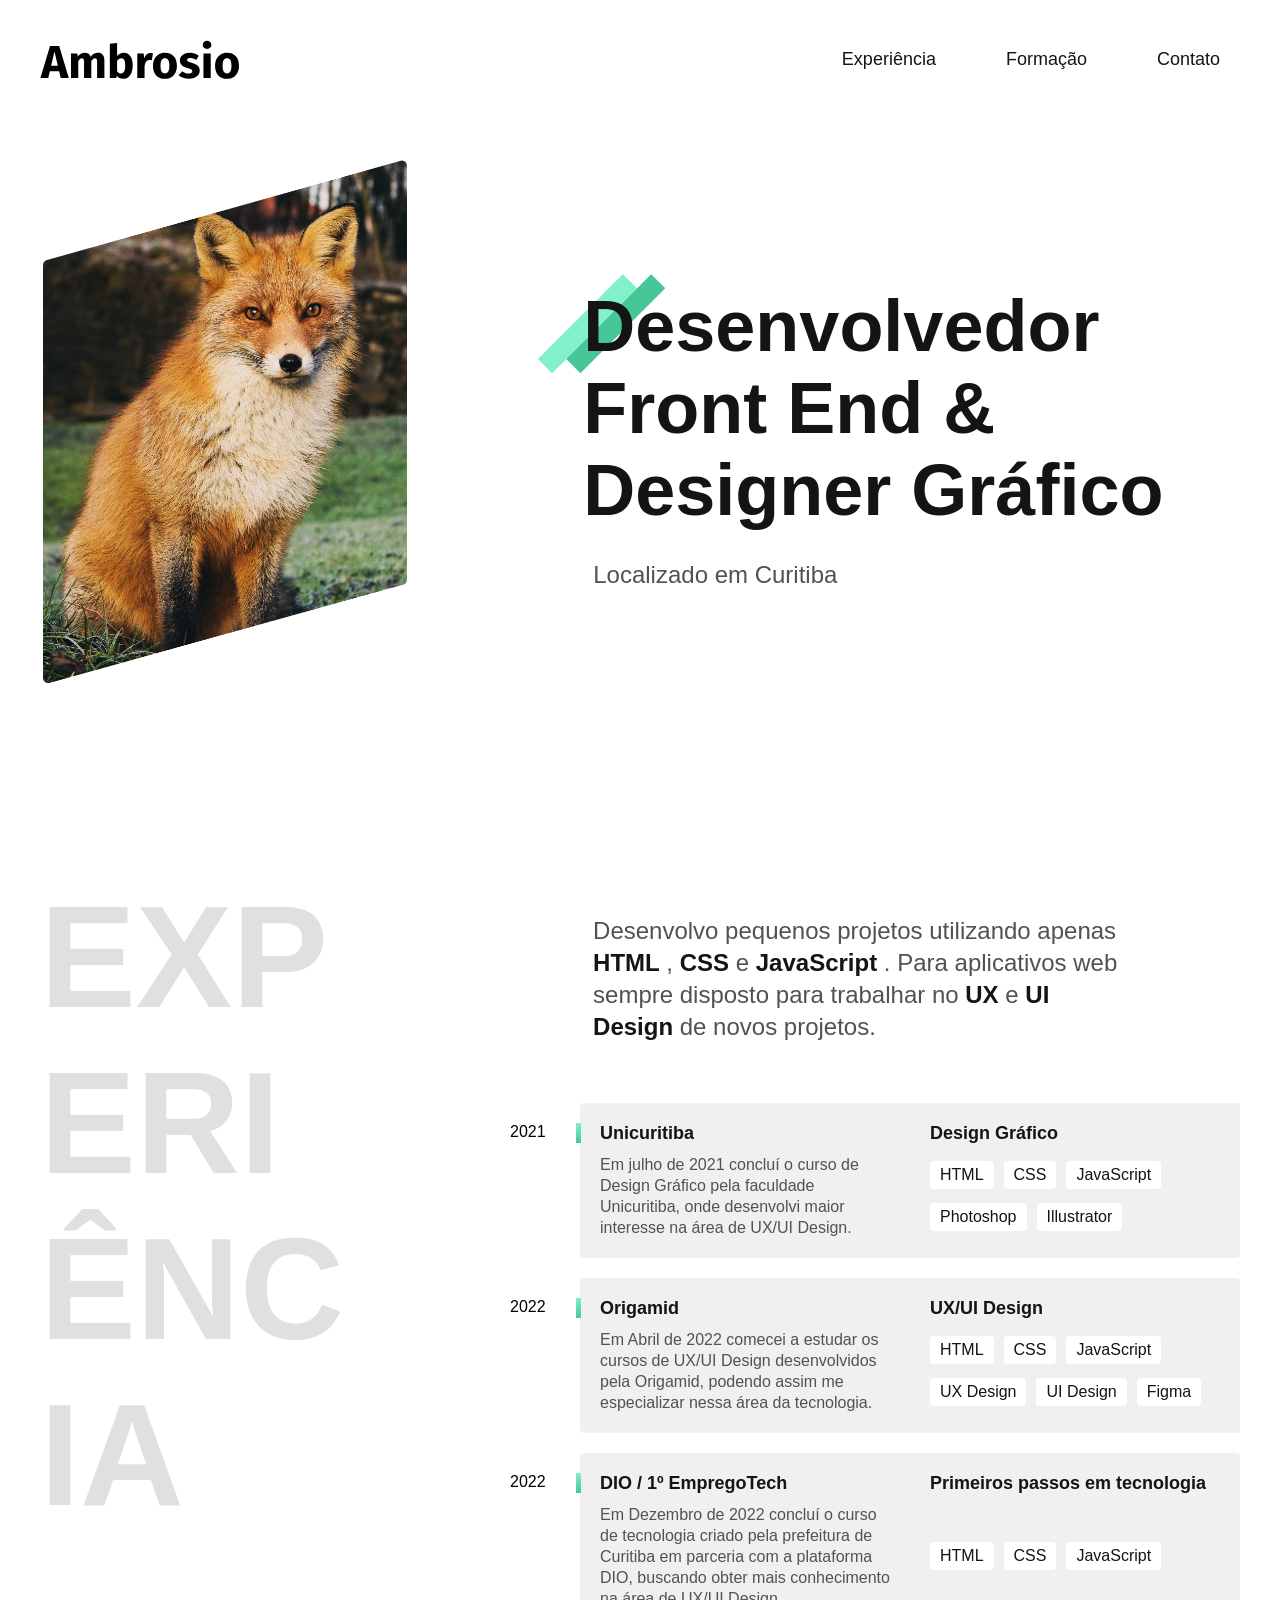
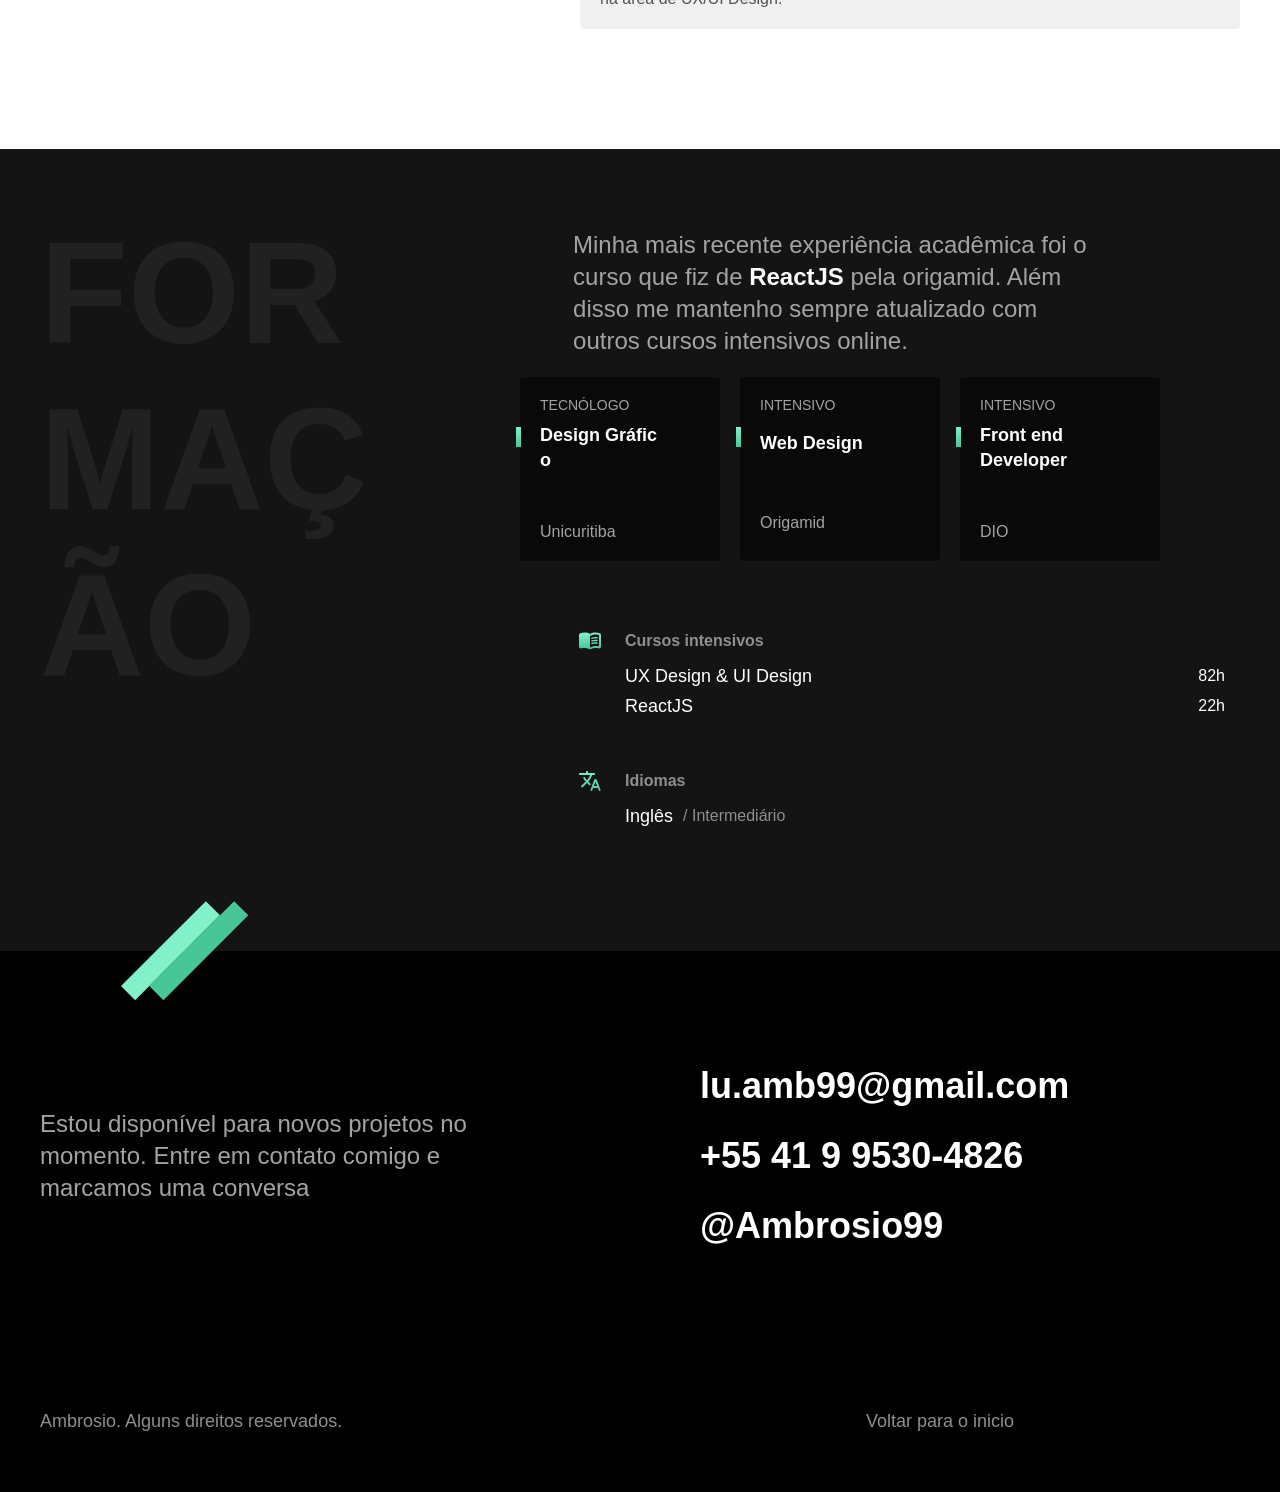
<file: index.html>
<!DOCTYPE html>
<html lang="en">

<head>
  <meta charset="UTF-8">
  <meta name="viewport" content="width=device-width, initial-scale=1.0">
  <link rel="stylesheet" href="./style.css">
  <title>Curriculo - Lucas Ambrosio</title>
</head>

<body>
  <header id="header" class="header">
    <img src="./img/marca.svg" alt="Ambrosio" height="39" width="199">
    <nav class="nav">
      <ul class="menu js-menu">
        <li> <a href="#experiencia"> Experiência </a> </li>
        <li> <a href="#formacao"> Formação </a> </li>
        <li> <a href="#Contato"> Contato </a> </li>
      </ul>
    </nav>
  </header>

  <main class="introducao">
    <img src="./img/perfil.jpg" alt="foto perfil">
    <div class="intro-cont">
      <h1 class="intro-texto">Desenvolvedor <br> Front End & <br> Designer Gráfico</h1>
      <p class="intro-sub"> Localizado em Curitiba </p>
    </div>
  </main>

  <section class="experiencia" aria-label="Experiência" id="experiencia">
    <h2 class="subtitulo">EXPERIÊNCIA </h2>
    <div class="exp-cont">
      <p class="exp-texto">Desenvolvo pequenos projetos utilizando apenas <b>HTML</b> , <b>CSS</b> e <b>JavaScript</b> . Para aplicativos web sempre disposto para trabalhar no <b>UX</b> e <b>UI Design</b> de novos projetos. </p>
      <div class="exp-empresa">
        <span class="ano">2021</span>
        <h3 class="empresa"> Unicuritiba </h3>
        <h3 class="funcao"> Design Gráfico </h3>
        <p class="desc-empresa">Em julho de 2021 concluí o curso de Design Gráfico pela faculdade Unicuritiba, onde desenvolvi maior interesse na área de UX/UI Design.</p>
        <ul class="lista-exp">
          <li>HTML</li>
          <li>CSS</li>
          <li>JavaScript</li>
          <li>Photoshop</li>
          <li>Illustrator</li>
        </ul>
      </div>
      <div class="exp-empresa">
        <span class="ano">2022</span>
        <h3 class="empresa"> Origamid </h3>
        <h3 class="funcao"> UX/UI Design </h3>
        <p class="desc-empresa">Em Abril de 2022 comecei a estudar os cursos de UX/UI Design desenvolvidos pela Origamid, podendo assim me especializar nessa área da tecnologia. </p>
        <ul class="lista-exp">
          <li>HTML</li>
          <li>CSS</li>
          <li>JavaScript</li>
          <li>UX Design</li>
          <li>UI Design</li>
          <li>Figma</li>
        </ul>
      </div>
      <div class="exp-empresa">
        <span class="ano">2022</span>
        <h3 class="empresa"> DIO / 1º EmpregoTech </h3>
        <h3 class="funcao"> Primeiros passos em tecnologia </h3>
        <p class="desc-empresa">Em Dezembro de 2022 concluí o curso de tecnologia criado pela prefeitura de Curitiba em parceria com a plataforma DIO, buscando obter mais conhecimento na área de UX/UI Design. </p>
        <ul class="lista-exp">
          <li>HTML</li>
          <li>CSS</li>
          <li>JavaScript</li>
        </ul>
      </div>
    </div>
  </section>

  <section class="formacao" aria-label="Formação" id="formacao">
    <div class="form-container">
      <h2 class="subtitulo">FORMAÇÃO </h2>
      <div class="contain-cursos">
        <p class="form-texto"> Minha mais recente experiência acadêmica foi o curso que fiz de <b>ReactJS</b> pela origamid. Além disso me mantenho sempre atualizado com outros cursos intensivos online. </p>
        <ul class="lista-cursos">
          <li class="curso">
            <span>TECNÓLOGO</span>
            <h2>Design Gráfico</h2>
            <span class="univ"> Unicuritiba </span>
          </li>
          <li class="curso">
            <span>INTENSIVO</span>
            <h2>Web Design</h2>
            <span class="univ"> Origamid </span>
          </li>
          <li class="curso">
            <span>INTENSIVO</span>
            <h2>Front end <br> Developer</h2>
            <span class="univ"> DIO </span>
          </li>
        </ul>
        <div class="cursos-div">
          <h2 class="tit-div">Cursos intensivos</h2>
          <p> UX Design & UI Design </p> <span>82h</span>
          <p> ReactJS </p> <span>22h</span>
        </div>
        <div class="idiomas-div">
          <h2 class="tit-div">Idiomas</h2>
          <p class="ing"> Inglês </p> <span>/ Intermediário</span>
        </div>
      </div>
    </div>
  </section>
  <footer class="footer" id="Contato">
    <div class="cont-footer">
      <p class="texto-footer"> Estou disponível para novos projetos no momento. Entre em contato comigo e marcamos uma conversa </p>
      <ul class="lista-footer">
        <li>lu.amb99@gmail.com</li>
        <li>+55 41 9 9530-4826</li>
        <li>@Ambrosio99</li>
      </ul>
      <p class="fim">Ambrosio. Alguns direitos reservados.</p>
      <a href="#header" class="toinit">Voltar para o inicio</a>
    </div>

  </footer>
  <script src="./script.js"></script>
</body>

</html>
</file>
<file: style.css>
@import "./css/global.css";
@import "./css/header-intro.css";
@import "./css/experiencia.css";
@import "./css/formacao.css";
@import "./css/footer.css";
</file>
